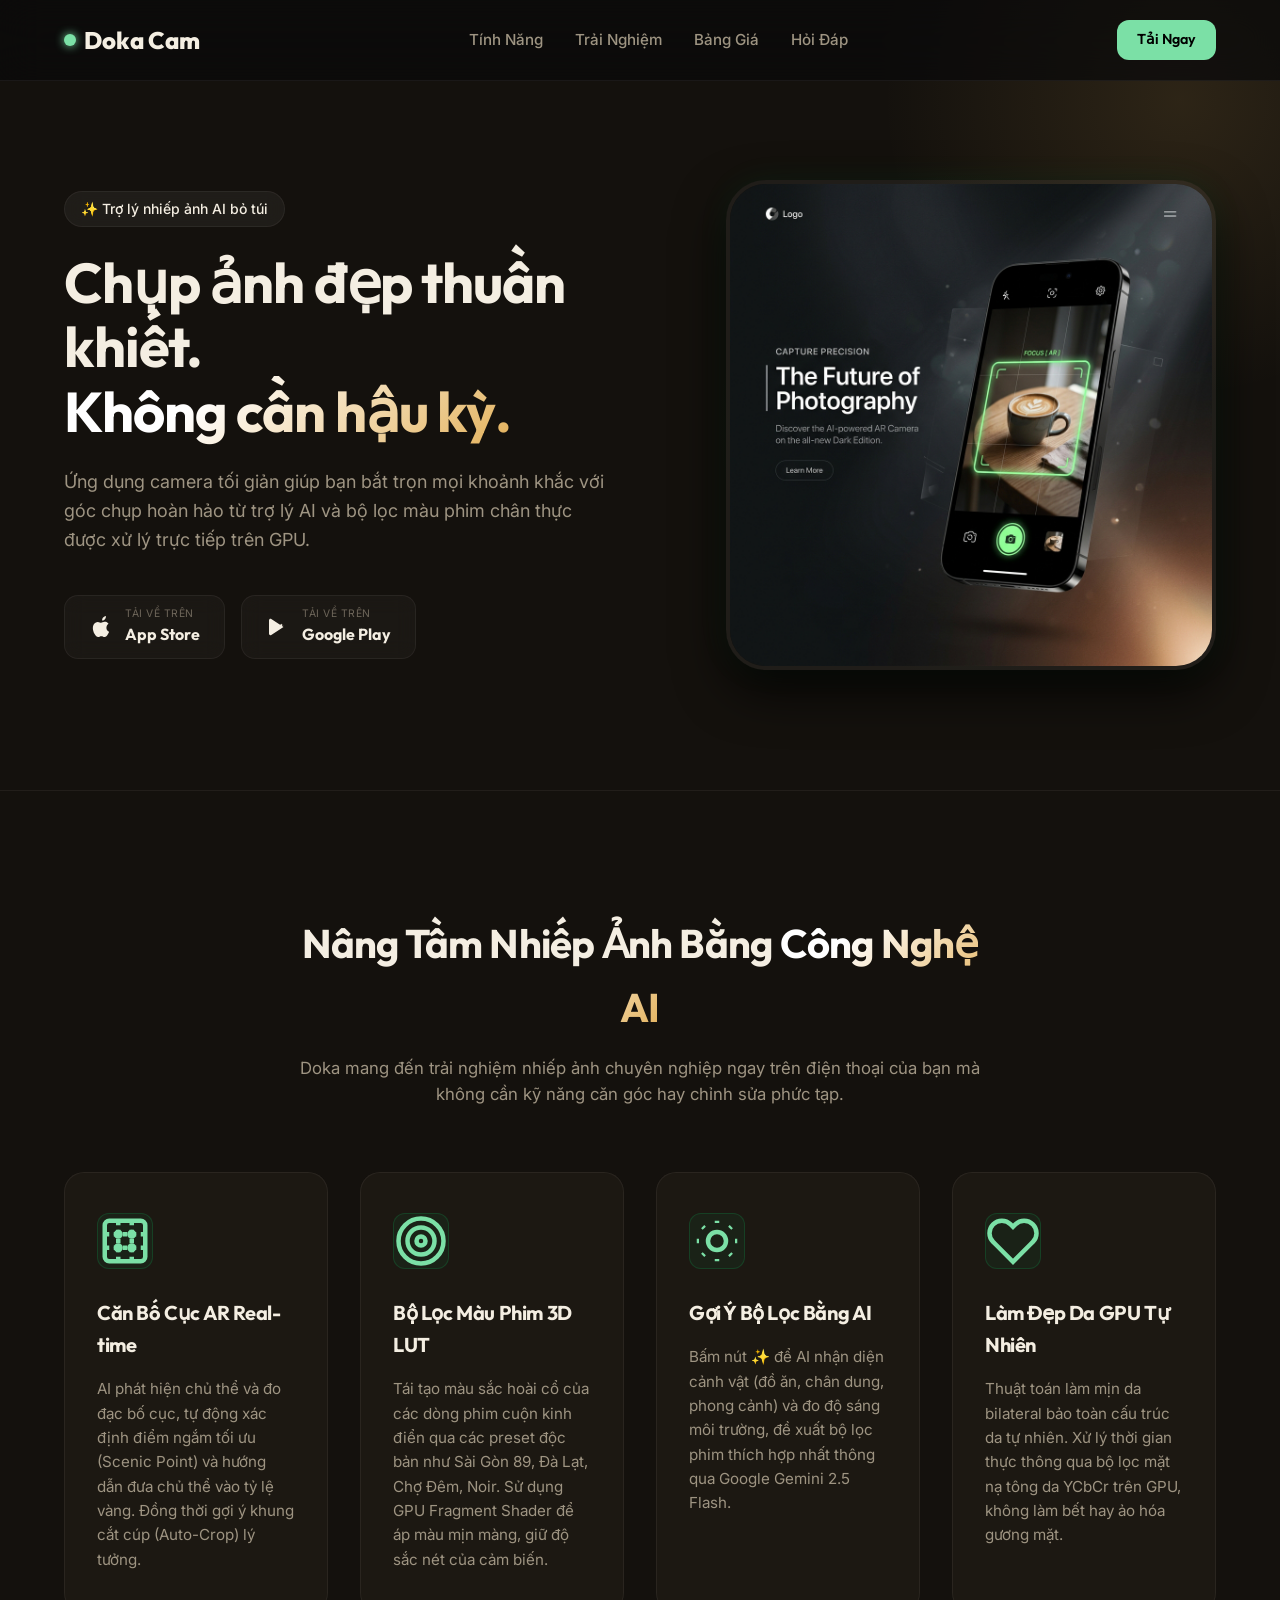
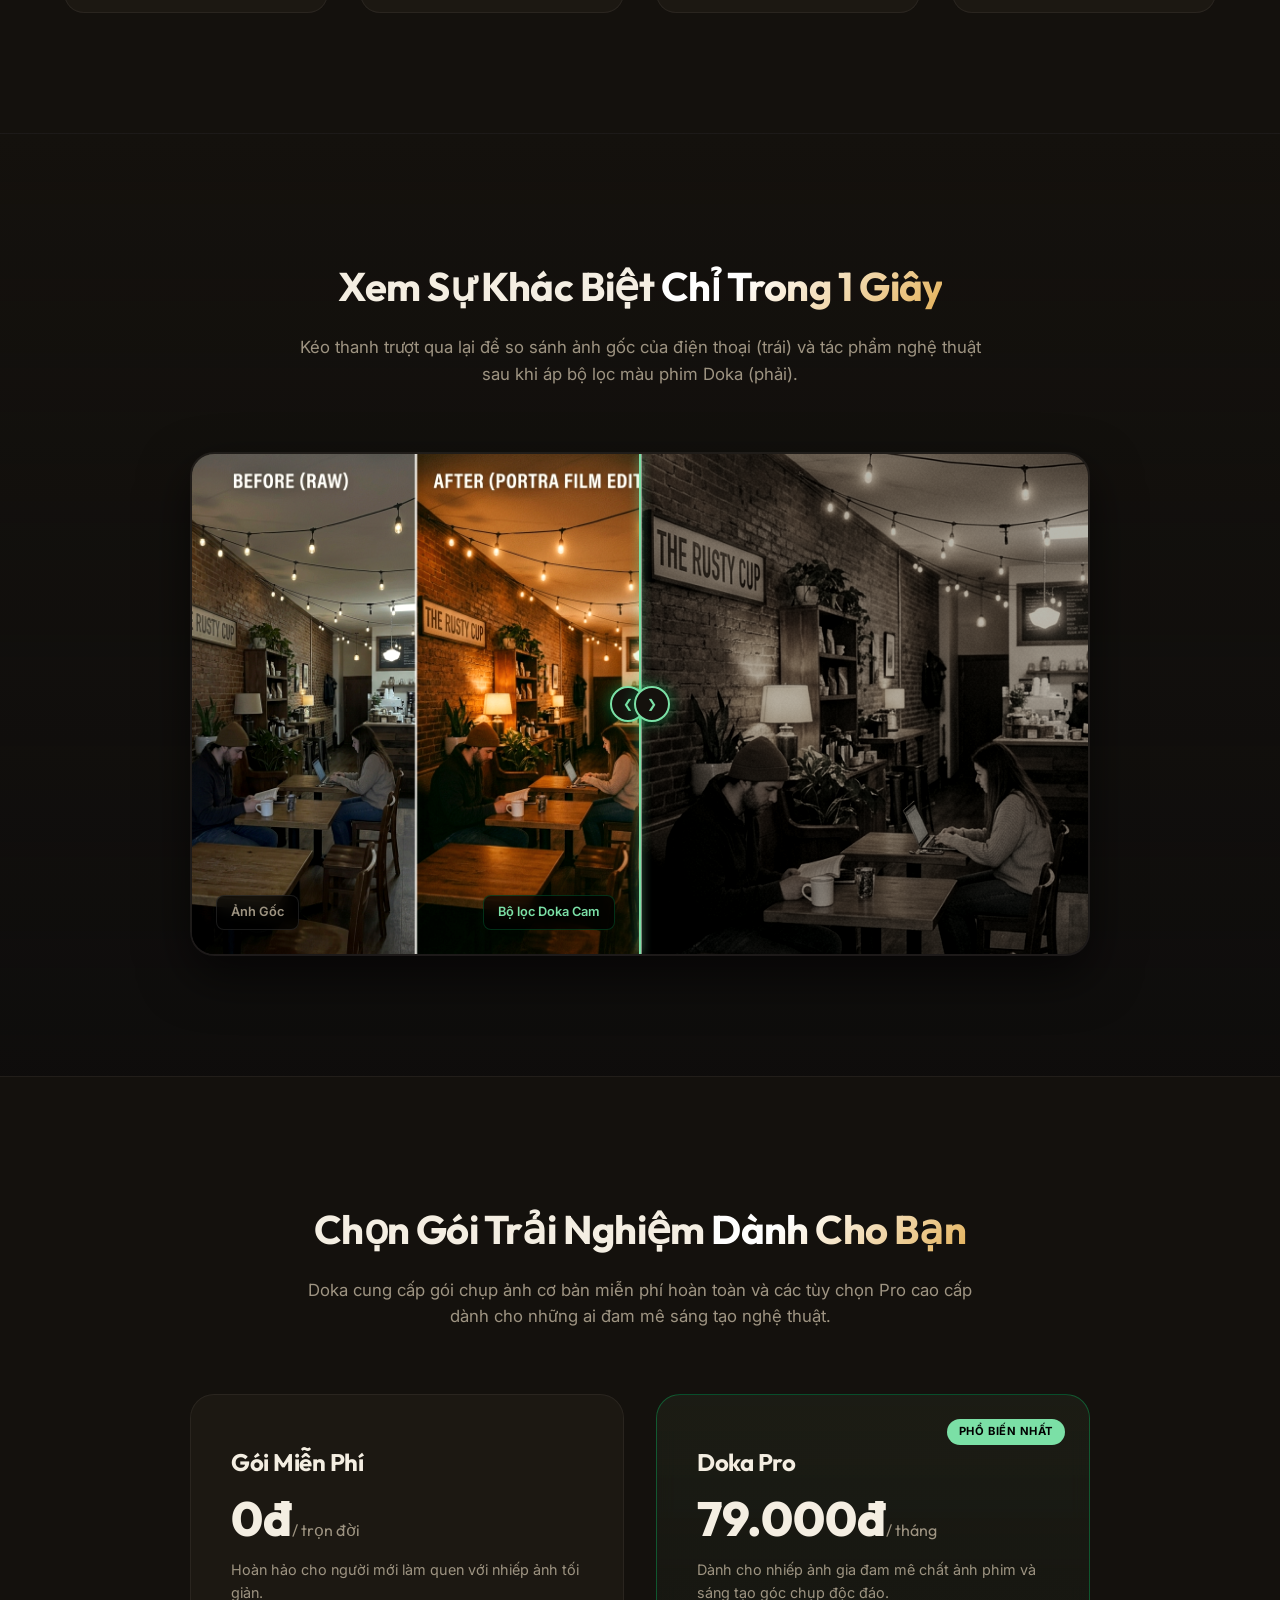
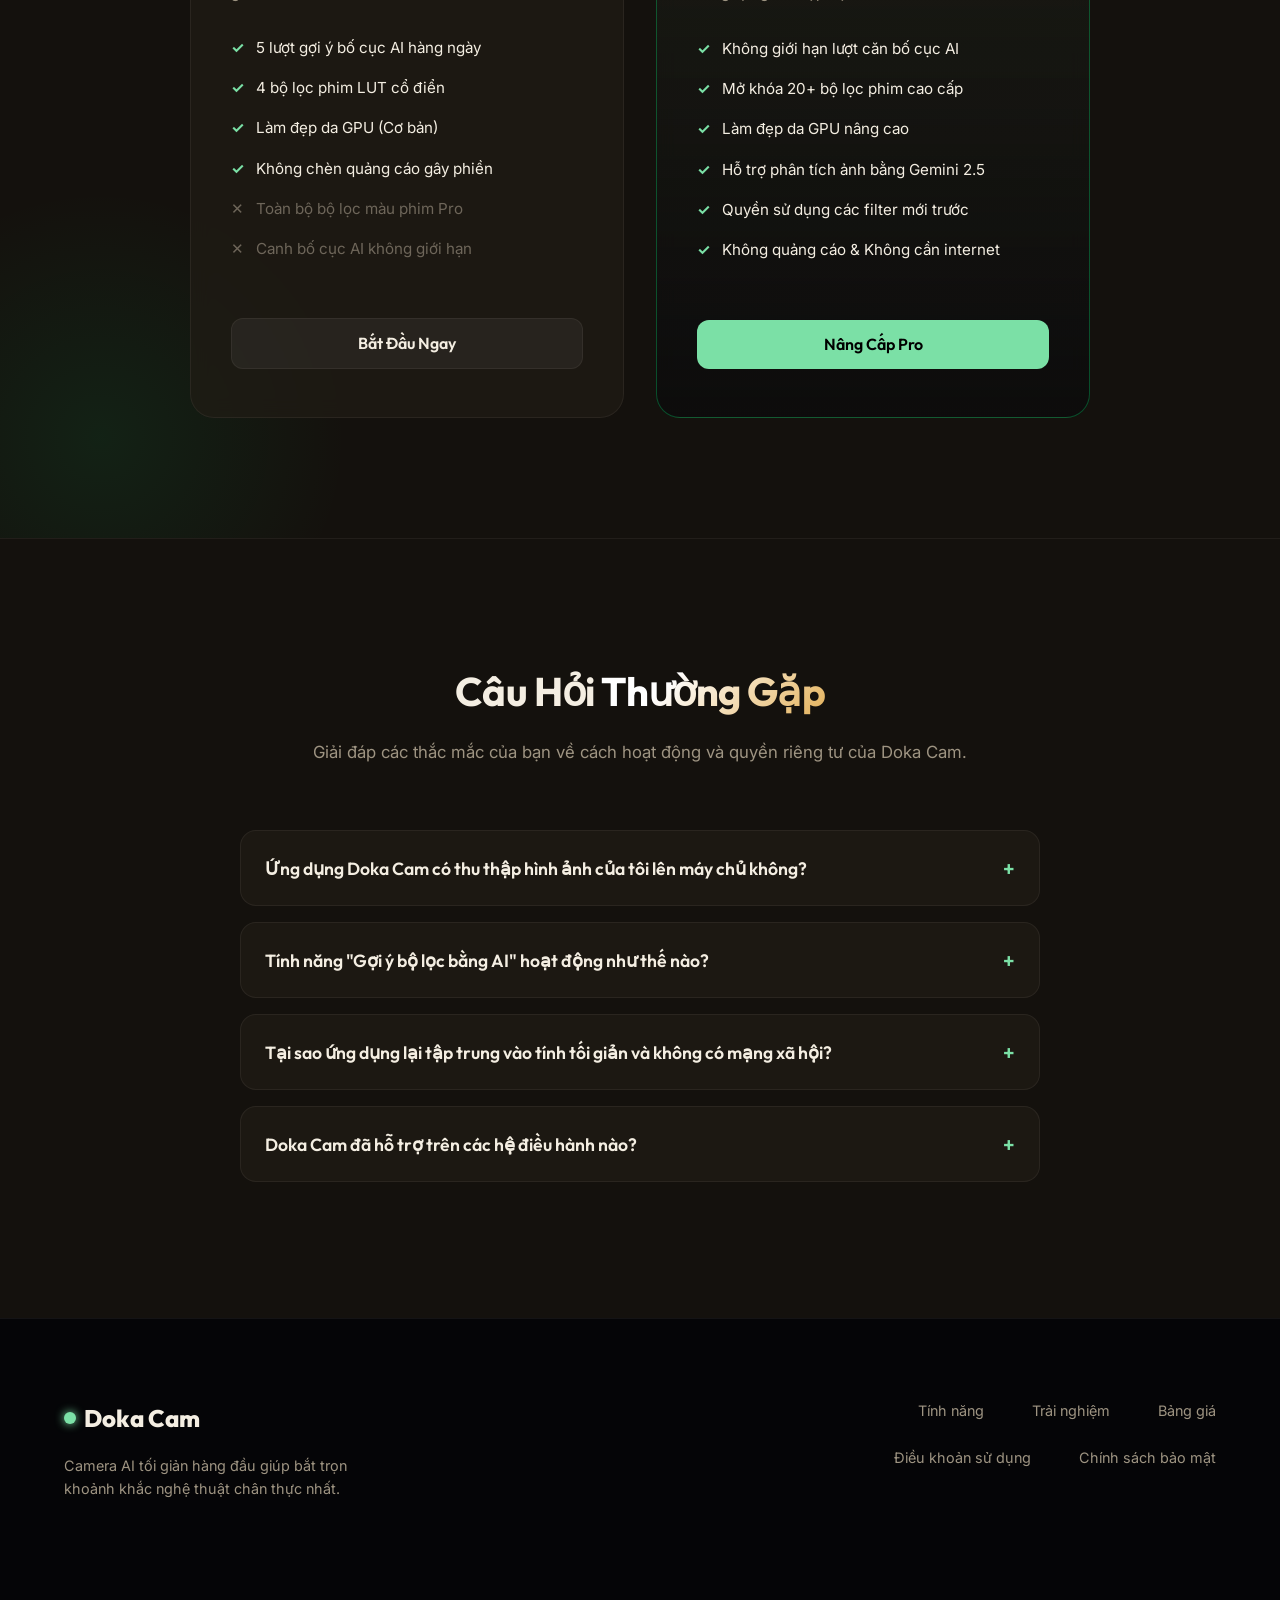
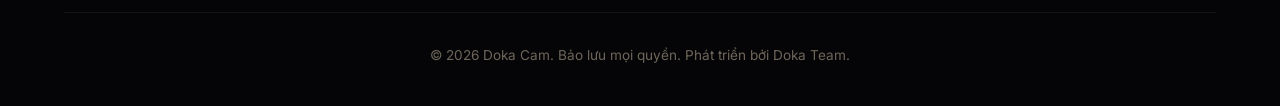
<file: landing-page/index.html>
<!DOCTYPE html>
<html lang="vi">
<head>
    <meta charset="UTF-8">
    <meta name="viewport" content="width=device-width, initial-scale=1.0">
    <meta name="description" content="Doka Cam - Ứng dụng chụp ảnh tối giản tích hợp AI căn bố cục thời gian thực và bộ lọc màu phim chân thực. Chụp ảnh đẹp ngay lập tức không cần hậu kỳ phức tạp.">
    <meta name="keywords" content="doka cam, camera ai, app chup anh dep, bo loc mau phim, can bo cuc thong minh, flutter camera app">
    <meta name="author" content="Doka Team">
    <meta property="og:title" content="Doka Cam - Camera AI Tối Giản & Nghệ Thuật">
    <meta property="og:description" content="Chụp ảnh đẹp thuần khiết với AI căn bố cục thời gian thực và bộ lọc màu phim độc bản.">
    <meta property="og:image" content="assets/hero_mockup.png">
    <meta property="og:type" content="website">
    <title>Doka Cam - Camera AI Tối Giản & Bộ Lọc Phim Chân Thực</title>
    
    <!-- Google Fonts -->
    <link rel="preconnect" href="https://fonts.googleapis.com">
    <link rel="preconnect" href="https://fonts.gstatic.com" crossorigin>
    <link href="https://fonts.googleapis.com/css2?family=Inter:wght@300;400;500;600;700&family=Outfit:wght@400;600;700;800&display=swap" rel="stylesheet">
    
    <!-- Custom CSS -->
    <link rel="stylesheet" href="style.css">
</head>
<body>

    <!-- Header Navigation -->
    <header class="header">
        <div class="container header-container">
            <a href="#" class="logo" id="nav-logo">
                <span class="logo-dot"></span>Doka Cam
            </a>
            <nav class="nav-menu" id="nav-menu">
                <a href="#features" class="nav-link">Tính Năng</a>
                <a href="#interactive-demo" class="nav-link">Trải Nghiệm</a>
                <a href="#pricing" class="nav-link">Bảng Giá</a>
                <a href="#faqs" class="nav-link">Hỏi Đáp</a>
            </nav>
            <a href="#download" class="btn btn-primary btn-header" id="header-cta">Tải Ngay</a>
            <button class="menu-toggle" id="menu-toggle" aria-label="Toggle navigation">
                <span></span>
                <span></span>
                <span></span>
            </button>
        </div>
    </header>

    <main>
        <!-- Hero Section -->
        <section class="hero-section" id="hero">
            <div class="hero-bg-glow"></div>
            <div class="container hero-container">
                <div class="hero-content">
                    <div class="badge">✨ Trợ lý nhiếp ảnh AI bỏ túi</div>
                    <h1 class="hero-title">Chụp ảnh đẹp thuần khiết.<br><span class="text-gradient">Không cần hậu kỳ.</span></h1>
                    <p class="hero-subtitle">Ứng dụng camera tối giản giúp bạn bắt trọn mọi khoảnh khắc với góc chụp hoàn hảo từ trợ lý AI và bộ lọc màu phim chân thực được xử lý trực tiếp trên GPU.</p>
                    
                    <div class="hero-cta" id="download">
                        <a href="#" class="store-btn" id="btn-appstore">
                            <svg class="store-icon" viewBox="0 0 24 24" fill="currentColor">
                                <path d="M18.71 19.5c-.83 1.24-1.71 2.45-3.05 2.47-1.34.03-1.77-.79-3.29-.79-1.53 0-2 .77-3.27.82-1.31.05-2.3-1.32-3.14-2.53C4.25 17 2.94 12.45 4.7 9.39c.87-1.52 2.43-2.48 4.12-2.51 1.28-.02 2.5.87 3.29.87.78 0 2.26-1.07 3.81-.91.65.03 2.47.26 3.64 1.98-.09.06-2.17 1.28-2.15 3.81.03 3.02 2.65 4.03 2.68 4.04-.03.07-.42 1.44-1.38 2.83M15.97 4.17c.66-.81 1.11-1.93.99-3.06-1 .04-2.1.67-2.82 1.49-.6.69-1.12 1.83-1 2.96 1.08.08 2.12-.58 2.83-1.39z"/>
                            </svg>
                            <div class="store-text">
                                <span class="store-subtext">Tải về trên</span>
                                <span class="store-title">App Store</span>
                            </div>
                        </a>
                        <a href="#" class="store-btn" id="btn-googleplay">
                            <svg class="store-icon" viewBox="0 0 24 24" fill="currentColor">
                                <path d="M3 5.27v13.46c0 .82.68 1.47 1.47 1.47.29 0 .56-.08.81-.24L17.5 12 5.28 4.03c-.25-.16-.52-.24-.81-.24-.79 0-1.47.65-1.47 1.48m15.55 5.61l-3.23-2.1L4.6 19.8l10.72-6.92c1.4-1 1.4-2.9 0-3.9"/>
                            </svg>
                            <div class="store-text">
                                <span class="store-subtext">Tải về trên</span>
                                <span class="store-title">Google Play</span>
                            </div>
                        </a>
                    </div>
                </div>
                <div class="hero-image-wrapper">
                    <div class="phone-frame-glow"></div>
                    <img src="assets/hero_mockup.png" alt="Doka App Giao diện Camera AI" class="hero-mockup-img" id="hero-mockup-img">
                </div>
            </div>
        </section>

        <!-- Core Features Section -->
        <section class="features-section" id="features">
            <div class="container">
                <div class="section-header">
                    <h2 class="section-title">Nâng Tầm Nhiếp Ảnh Bằng <span class="text-gradient">Công Nghệ AI</span></h2>
                    <p class="section-subtitle">Doka mang đến trải nghiệm nhiếp ảnh chuyên nghiệp ngay trên điện thoại của bạn mà không cần kỹ năng căn góc hay chỉnh sửa phức tạp.</p>
                </div>
                
                <div class="features-grid">
                    <!-- Feature 1 -->
                    <div class="feature-card" id="feat-composition">
                        <div class="feature-icon">
                            <svg viewBox="0 0 24 24" fill="none" stroke="currentColor" stroke-width="2">
                                <rect x="3" y="3" width="18" height="18" rx="2" />
                                <path d="M9 3v18M15 3v18M3 9h18M3 15h18" stroke-dasharray="2 2" />
                                <circle cx="9" cy="9" r="1" fill="currentColor" />
                                <circle cx="15" cy="9" r="1" fill="currentColor" />
                                <circle cx="9" cy="15" r="1" fill="currentColor" />
                                <circle cx="15" cy="15" r="1" fill="currentColor" />
                            </svg>
                        </div>
                        <h3 class="feature-card-title">Căn Bố Cục AR Real-time</h3>
                        <p class="feature-card-desc">AI phát hiện chủ thể và đo đạc bố cục, tự động xác định điểm ngắm tối ưu (Scenic Point) và hướng dẫn đưa chủ thể vào tỷ lệ vàng. Đồng thời gợi ý khung cắt cúp (Auto-Crop) lý tưởng.</p>
                    </div>

                    <!-- Feature 2 -->
                    <div class="feature-card" id="feat-filters">
                        <div class="feature-icon">
                            <svg viewBox="0 0 24 24" fill="none" stroke="currentColor" stroke-width="2">
                                <path d="M12 22c5.523 0 10-4.477 10-10S17.523 2 12 2 2 6.477 2 12s4.477 10 10 10z"/>
                                <path d="M12 18a6 6 0 100-12 6 6 0 000 12z"/>
                                <path d="M12 14a2 2 0 100-4 2 2 0 000 4z"/>
                            </svg>
                        </div>
                        <h3 class="feature-card-title">Bộ Lọc Màu Phim 3D LUT</h3>
                        <p class="feature-card-desc">Tái tạo màu sắc hoài cổ của các dòng phim cuộn kinh điển qua các preset độc bản như Sài Gòn 89, Đà Lạt, Chợ Đêm, Noir. Sử dụng GPU Fragment Shader để áp màu mịn màng, giữ độ sắc nét của cảm biến.</p>
                    </div>

                    <!-- Feature 3 -->
                    <div class="feature-card" id="feat-ai-suggest">
                        <div class="feature-icon">
                            <svg viewBox="0 0 24 24" fill="none" stroke="currentColor" stroke-width="2">
                                <path d="M12 3v1m0 16v1m9-9h-1M4 12H3m15.364-6.364l-.707.707M6.343 17.657l-.707.707m0-12.728l.707.707m11.314 11.314l.707.707M12 8a4 4 0 100 8 4 4 0 000-8z"/>
                            </svg>
                        </div>
                        <h3 class="feature-card-title">Gợi Ý Bộ Lọc Bằng AI</h3>
                        <p class="feature-card-desc">Bấm nút ✨ để AI nhận diện cảnh vật (đồ ăn, chân dung, phong cảnh) và đo độ sáng môi trường, đề xuất bộ lọc phim thích hợp nhất thông qua Google Gemini 2.5 Flash.</p>
                    </div>

                    <!-- Feature 4 -->
                    <div class="feature-card" id="feat-beauty">
                        <div class="feature-icon">
                            <svg viewBox="0 0 24 24" fill="none" stroke="currentColor" stroke-width="2">
                                <path d="M20.84 4.61a5.5 5.5 0 00-7.78 0L12 5.67l-1.06-1.06a5.5 5.5 0 00-7.78 7.78l1.06 1.06L12 21.23l7.78-7.78 1.06-1.06a5.5 5.5 0 000-7.78z"/>
                            </svg>
                        </div>
                        <h3 class="feature-card-title">Làm Đẹp Da GPU Tự Nhiên</h3>
                        <p class="feature-card-desc">Thuật toán làm mịn da bilateral bảo toàn cấu trúc da tự nhiên. Xử lý thời gian thực thông qua bộ lọc mặt nạ tông da YCbCr trên GPU, không làm bết hay ảo hóa gương mặt.</p>
                    </div>
                </div>
            </div>
        </section>

        <!-- Interactive Before/After Section -->
        <section class="demo-section" id="interactive-demo">
            <div class="container">
                <div class="section-header">
                    <h2 class="section-title">Xem Sự Khác Biệt <span class="text-gradient">Chỉ Trong 1 Giây</span></h2>
                    <p class="section-subtitle">Kéo thanh trượt qua lại để so sánh ảnh gốc của điện thoại (trái) và tác phẩm nghệ thuật sau khi áp bộ lọc màu phim Doka (phải).</p>
                </div>
                
                <div class="slider-wrapper" id="before-after-slider">
                    <div class="slider-container">
                        <!-- Before Image (Original) -->
                        <div class="image-before">
                            <img src="assets/filter_comparison.png" alt="Ảnh gốc chưa chỉnh sửa" id="img-before" loading="lazy">
                            <span class="label-badge label-before">Ảnh Gốc</span>
                        </div>
                        <!-- After Image (Filtered) -->
                        <div class="image-after">
                            <img src="assets/filter_comparison.png" alt="Ảnh sau khi qua bộ lọc Doka Cam" id="img-after" loading="lazy">
                            <span class="label-badge label-after">Bộ lọc Doka Cam</span>
                        </div>
                        <!-- Slider Control Handle -->
                        <div class="slider-handle" id="slider-handle">
                            <div class="slider-arrow left-arrow">&#10094;</div>
                            <div class="slider-line"></div>
                            <div class="slider-arrow right-arrow">&#10095;</div>
                        </div>
                    </div>
                </div>
            </div>
        </section>

        <!-- Pricing Section -->
        <section class="pricing-section" id="pricing">
            <div class="pricing-bg-glow"></div>
            <div class="container">
                <div class="section-header">
                    <h2 class="section-title">Chọn Gói Trải Nghiệm <span class="text-gradient">Dành Cho Bạn</span></h2>
                    <p class="section-subtitle">Doka cung cấp gói chụp ảnh cơ bản miễn phí hoàn toàn và các tùy chọn Pro cao cấp dành cho những ai đam mê sáng tạo nghệ thuật.</p>
                </div>
                
                <div class="pricing-grid">
                    <!-- Free Plan -->
                    <div class="pricing-card" id="price-free">
                        <div class="pricing-card-header">
                            <h3 class="plan-name">Gói Miễn Phí</h3>
                            <div class="plan-price">0đ<span class="plan-period">/ trọn đời</span></div>
                            <p class="plan-desc">Hoàn hảo cho người mới làm quen với nhiếp ảnh tối giản.</p>
                        </div>
                        <ul class="plan-features">
                            <li><span class="check-icon">✓</span> 5 lượt gợi ý bố cục AI hàng ngày</li>
                            <li><span class="check-icon">✓</span> 4 bộ lọc phim LUT cổ điển</li>
                            <li><span class="check-icon">✓</span> Làm đẹp da GPU (Cơ bản)</li>
                            <li><span class="check-icon">✓</span> Không chèn quảng cáo gây phiền</li>
                            <li class="disabled"><span class="cross-icon">✕</span> Toàn bộ bộ lọc màu phim Pro</li>
                            <li class="disabled"><span class="cross-icon">✕</span> Canh bố cục AI không giới hạn</li>
                        </ul>
                        <a href="#download" class="btn btn-secondary plan-btn">Bắt Đầu Ngay</a>
                    </div>

                    <!-- Pro Plan -->
                    <div class="pricing-card pricing-pro" id="price-pro">
                        <div class="popular-tag">PHỔ BIẾN NHẤT</div>
                        <div class="pricing-card-header">
                            <h3 class="plan-name">Doka Pro</h3>
                            <div class="plan-price">79.000đ<span class="plan-period">/ tháng</span></div>
                            <p class="plan-desc">Dành cho nhiếp ảnh gia đam mê chất ảnh phim và sáng tạo góc chụp độc đáo.</p>
                        </div>
                        <ul class="plan-features">
                            <li><span class="check-icon">✓</span> Không giới hạn lượt căn bố cục AI</li>
                            <li><span class="check-icon">✓</span> Mở khóa 20+ bộ lọc phim cao cấp</li>
                            <li><span class="check-icon">✓</span> Làm đẹp da GPU nâng cao</li>
                            <li><span class="check-icon">✓</span> Hỗ trợ phân tích ảnh bằng Gemini 2.5</li>
                            <li><span class="check-icon">✓</span> Quyền sử dụng các filter mới trước</li>
                            <li><span class="check-icon">✓</span> Không quảng cáo & Không cần internet</li>
                        </ul>
                        <a href="#download" class="btn btn-primary plan-btn">Nâng Cấp Pro</a>
                    </div>
                </div>
            </div>
        </section>

        <!-- FAQs Section -->
        <section class="faqs-section" id="faqs">
            <div class="container">
                <div class="section-header">
                    <h2 class="section-title">Câu Hỏi <span class="text-gradient">Thường Gặp</span></h2>
                    <p class="section-subtitle">Giải đáp các thắc mắc của bạn về cách hoạt động và quyền riêng tư của Doka Cam.</p>
                </div>
                
                <div class="faqs-accordion" id="accordion">
                    <!-- FAQ 1 -->
                    <div class="accordion-item" id="faq-1">
                        <button class="accordion-header">
                            <span>Ứng dụng Doka Cam có thu thập hình ảnh của tôi lên máy chủ không?</span>
                            <span class="accordion-icon">+</span>
                        </button>
                        <div class="accordion-content">
                            <p>Không. Doka Cam hoạt động dựa trên triết lý bảo vệ quyền riêng tư tuyệt đối. Toàn bộ thuật toán căn bố cục AR, nhận diện chủ thể và làm mịn da đều được xử lý on-device (trực tiếp trên thiết bị của bạn) thông qua ML Kit và GPU Shader. Hình ảnh của bạn chỉ được lưu trong thư viện cục bộ của máy.</p>
                        </div>
                    </div>

                    <!-- FAQ 2 -->
                    <div class="accordion-item" id="faq-2">
                        <button class="accordion-header">
                            <span>Tính năng "Gợi ý bộ lọc bằng AI" hoạt động như thế nào?</span>
                            <span class="accordion-icon">+</span>
                        </button>
                        <div class="accordion-content">
                            <p>Khi bạn nhấn vào biểu tượng ✨, Doka sẽ chụp nhanh một khung hình xem trước, sử dụng mô hình ML Kit cục bộ để phân loại bối cảnh (như đồ ăn, phong cảnh, chân dung) kết hợp đo cường độ ánh sáng. Nếu máy có kết nối internet và API Key được thiết lập, Doka có thể gửi ảnh lên Google Gemini 2.5 Flash để nhận được gợi ý tinh tế và chi tiết hơn.</p>
                        </div>
                    </div>

                    <!-- FAQ 3 -->
                    <div class="accordion-item" id="faq-3">
                        <button class="accordion-header">
                            <span>Tại sao ứng dụng lại tập trung vào tính tối giản và không có mạng xã hội?</span>
                            <span class="accordion-icon">+</span>
                        </button>
                        <div class="accordion-content">
                            <p>Chúng tôi muốn mang lại trải nghiệm nhiếp ảnh thuần khiết nhất. Không bảng tin, không nút thích, không thông báo đẩy gây phiền nhiễu. Doka Cam chỉ tập trung duy nhất vào một việc: giúp bạn lưu giữ khoảnh khắc một cách đẹp đẽ và nhanh chóng nhất có thể.</p>
                        </div>
                    </div>

                    <!-- FAQ 4 -->
                    <div class="accordion-item" id="faq-4">
                        <button class="accordion-header">
                            <span>Doka Cam đã hỗ trợ trên các hệ điều hành nào?</span>
                            <span class="accordion-icon">+</span>
                        </button>
                        <div class="accordion-content">
                            <p>Ứng dụng được phát triển bằng Flutter và hỗ trợ hoàn hảo trên cả hai nền tảng Android (phiên bản Android 8.0 trở lên) và iOS (phiên bản iOS 13.0 trở lên).</p>
                        </div>
                    </div>
                </div>
            </div>
        </section>
    </main>

    <!-- Footer -->
    <footer class="footer">
        <div class="container footer-container">
            <div class="footer-brand">
                <a href="#" class="logo footer-logo">
                    <span class="logo-dot"></span>Doka Cam
                </a>
                <p class="footer-desc">Camera AI tối giản hàng đầu giúp bắt trọn khoảnh khắc nghệ thuật chân thực nhất.</p>
            </div>
            <div class="footer-links">
                <a href="#features">Tính năng</a>
                <a href="#interactive-demo">Trải nghiệm</a>
                <a href="#pricing">Bảng giá</a>
                <a href="#">Điều khoản sử dụng</a>
                <a href="#">Chính sách bảo mật</a>
            </div>
            <div class="footer-bottom">
                <p>&copy; 2026 Doka Cam. Bảo lưu mọi quyền. Phát triển bởi Doka Team.</p>
            </div>
        </div>
    </footer>

    <!-- Custom JS -->
    <script src="main.js"></script>
</body>
</html>
</file>
<file: landing-page/style.css>
/* ==========================================================================
   DOKA CAM LANDING PAGE STYLESHEET
   Style System: Premium Dark Mode & Glassmorphism
   ========================================================================== */

/* --- Custom Variables & Tokens --- */
:root {
    --font-primary: 'Inter', sans-serif;
    --font-heading: 'Outfit', sans-serif;

    /* Color Palette - Aligned with Flutter Doka App theme.dart */
    --bg-dark-pure: #14110D; /* DokaColors.body - warm dark charcoal */
    --bg-dark-card: rgba(33, 28, 21, 0.72); /* DokaColors.surface with transparency */
    --bg-dark-card-hover: rgba(44, 38, 29, 0.82); /* DokaColors.surfaceHigh with transparency */
    
    --text-primary: #F4EEE2; /* DokaColors.ink - warm cream */
    --text-secondary: #9E9482; /* DokaColors.inkMuted - warm gray */
    --text-muted: #6E665A; /* DokaColors.inkFaint - faint brown */
    
    --accent-green: #7BE0A6; /* DokaColors.level - mint green for balance/grid */
    --accent-green-rgb: 123, 224, 166;
    --accent-gold: #E3B15A; /* DokaColors.brass - gold/brass accent */
    --accent-gold-rgb: 227, 177, 90;
    
    /* Borders & Glows */
    --border-glow: rgba(244, 238, 226, 0.06);
    --border-glow-hover: rgba(244, 238, 226, 0.12);
    --green-glow: rgba(123, 224, 166, 0.25);
    --glow-bg: radial-gradient(circle, rgba(227, 177, 90, 0.12) 0%, rgba(20, 17, 13, 0) 70%);

    /* Transitions & Physics */
    --transition-smooth: all 0.4s cubic-bezier(0.16, 1, 0.3, 1);
    --transition-snappy: all 0.2s cubic-bezier(0.4, 0, 0.2, 1);
}

/* --- Base & Reset --- */
*, *::before, *::after {
    box-sizing: border-box;
    margin: 0;
    padding: 0;
}

html {
    scroll-behavior: smooth;
    font-size: 16px;
    background-color: var(--bg-dark-pure);
    color: var(--text-primary);
    overflow-x: hidden;
}

body {
    font-family: var(--font-primary);
    line-height: 1.6;
    -webkit-font-smoothing: antialiased;
}

img {
    max-width: 100%;
    height: auto;
    display: block;
}

a {
    color: inherit;
    text-decoration: none;
}

.container {
    width: 100%;
    max-width: 1200px;
    margin: 0 auto;
    padding: 0 24px;
}

/* --- Typography --- */
h1, h2, h3, h4 {
    font-family: var(--font-heading);
    font-weight: 700;
    letter-spacing: -0.02em;
}

.text-gradient {
    background: linear-gradient(135deg, #ffffff 30%, var(--accent-gold) 100%);
    -webkit-background-clip: text;
    -webkit-text-fill-color: transparent;
}

/* --- Badge & Buttons --- */
.badge {
    display: inline-block;
    padding: 6px 16px;
    background: rgba(255, 255, 255, 0.05);
    border: 1px solid var(--border-glow);
    border-radius: 100px;
    font-size: 0.875rem;
    font-weight: 500;
    color: var(--text-primary);
    margin-bottom: 24px;
    backdrop-filter: blur(10px);
}

.btn {
    display: inline-flex;
    align-items: center;
    justify-content: center;
    padding: 12px 28px;
    font-family: var(--font-heading);
    font-weight: 600;
    font-size: 1rem;
    border-radius: 12px;
    cursor: pointer;
    transition: var(--transition-smooth);
}

.btn-primary {
    background: var(--accent-green);
    color: #000;
    border: none;
}

.btn-primary:hover {
    transform: translateY(-2px);
    box-shadow: 0 8px 24px rgba(0, 230, 118, 0.3);
    background: #00ff88;
}

.btn-secondary {
    background: rgba(255, 255, 255, 0.05);
    color: var(--text-primary);
    border: 1px solid var(--border-glow);
}

.btn-secondary:hover {
    transform: translateY(-2px);
    background: rgba(255, 255, 255, 0.1);
    border-color: rgba(255, 255, 255, 0.2);
}

/* --- Header --- */
.header {
    position: fixed;
    top: 0;
    left: 0;
    width: 100%;
    z-index: 1000;
    background: rgba(9, 9, 11, 0.7);
    backdrop-filter: blur(20px);
    -webkit-backdrop-filter: blur(20px);
    border-bottom: 1px solid var(--border-glow);
    transition: var(--transition-smooth);
}

.header-container {
    height: 80px;
    display: flex;
    align-items: center;
    justify-content: space-between;
}

.logo {
    font-family: var(--font-heading);
    font-weight: 800;
    font-size: 1.5rem;
    display: flex;
    align-items: center;
    gap: 8px;
}

.logo-dot {
    width: 12px;
    height: 12px;
    background-color: var(--accent-green);
    border-radius: 50%;
    box-shadow: 0 0 10px var(--accent-green);
}

.nav-menu {
    display: flex;
    gap: 32px;
}

.nav-link {
    font-size: 0.95rem;
    font-weight: 500;
    color: var(--text-secondary);
    transition: var(--transition-snappy);
    position: relative;
    padding: 8px 0;
}

.nav-link::after {
    content: '';
    position: absolute;
    bottom: 0;
    left: 0;
    width: 0;
    height: 2px;
    background-color: var(--accent-green);
    transition: var(--transition-snappy);
}

.nav-link:hover {
    color: var(--text-primary);
}

.nav-link:hover::after {
    width: 100%;
}

.btn-header {
    padding: 8px 20px;
    font-size: 0.9rem;
}

.menu-toggle {
    display: none;
    flex-direction: column;
    gap: 6px;
    background: none;
    border: none;
    cursor: pointer;
    padding: 4px;
}

.menu-toggle span {
    width: 24px;
    height: 2px;
    background-color: var(--text-primary);
    transition: var(--transition-snappy);
}

/* --- Hero Section --- */
.hero-section {
    position: relative;
    padding-top: 180px;
    padding-bottom: 120px;
    overflow: hidden;
}

.hero-bg-glow {
    position: absolute;
    top: -200px;
    right: -200px;
    width: 600px;
    height: 600px;
    background: var(--glow-bg);
    pointer-events: none;
    z-index: 0;
}

.hero-container {
    display: grid;
    grid-template-columns: 1.1fr 0.9fr;
    gap: 64px;
    align-items: center;
    position: relative;
    z-index: 1;
}

.hero-title {
    font-size: 3.5rem;
    line-height: 1.15;
    margin-bottom: 24px;
}

.hero-subtitle {
    font-size: 1.125rem;
    color: var(--text-secondary);
    margin-bottom: 40px;
    max-width: 540px;
}

.hero-cta {
    display: flex;
    gap: 16px;
    flex-wrap: wrap;
}

.store-btn {
    display: inline-flex;
    align-items: center;
    gap: 12px;
    background: rgba(255, 255, 255, 0.03);
    border: 1px solid var(--border-glow);
    padding: 10px 24px;
    border-radius: 14px;
    transition: var(--transition-smooth);
    backdrop-filter: blur(10px);
}

.store-btn:hover {
    transform: translateY(-3px);
    background: rgba(255, 255, 255, 0.08);
    border-color: rgba(255, 255, 255, 0.15);
}

.store-icon {
    width: 24px;
    height: 24px;
}

.store-text {
    display: flex;
    flex-direction: column;
    align-items: flex-start;
}

.store-subtext {
    font-size: 0.65rem;
    color: var(--text-muted);
    text-transform: uppercase;
    letter-spacing: 0.05em;
}

.store-title {
    font-family: var(--font-heading);
    font-weight: 700;
    font-size: 1rem;
}

.hero-image-wrapper {
    position: relative;
    display: flex;
    justify-content: center;
}

.phone-frame-glow {
    position: absolute;
    top: 50%;
    left: 50%;
    transform: translate(-50%, -50%);
    width: 105%;
    height: 105%;
    background: radial-gradient(circle, rgba(0, 230, 118, 0.15) 0%, rgba(9, 9, 11, 0) 70%);
    z-index: -1;
}

.hero-mockup-img {
    border-radius: 40px;
    box-shadow: 0 20px 50px rgba(0,0,0,0.8), 0 0 30px rgba(0, 230, 118, 0.08);
    border: 4px solid rgba(255, 255, 255, 0.05);
    max-height: 580px;
    object-fit: cover;
    transition: var(--transition-smooth);
}

.hero-mockup-img:hover {
    transform: scale(1.02) rotate(-1deg);
}

/* --- Section Universal Headers --- */
.section-header {
    text-align: center;
    max-width: 700px;
    margin: 0 auto 64px auto;
}

.section-title {
    font-size: 2.5rem;
    margin-bottom: 16px;
}

.section-subtitle {
    font-size: 1.05rem;
    color: var(--text-secondary);
}

/* --- Features Section --- */
.features-section {
    padding: 120px 0;
    position: relative;
    border-top: 1px solid var(--border-glow);
}

.features-grid {
    display: grid;
    grid-template-columns: repeat(auto-fit, minmax(260px, 1fr));
    gap: 32px;
}

.feature-card {
    background: var(--bg-dark-card);
    border: 1px solid var(--border-glow);
    border-radius: 20px;
    padding: 40px 32px;
    transition: var(--transition-smooth);
    backdrop-filter: blur(10px);
}

.feature-card:hover {
    transform: translateY(-8px);
    background: var(--bg-dark-card-hover);
    border-color: rgba(0, 230, 118, 0.2);
    box-shadow: 0 12px 30px rgba(0, 0, 0, 0.4), 0 0 15px rgba(0, 230, 118, 0.05);
}

.feature-icon {
    width: 56px;
    height: 56px;
    background: rgba(0, 230, 118, 0.05);
    border: 1px solid rgba(0, 230, 118, 0.15);
    border-radius: 12px;
    display: flex;
    align-items: center;
    justify-content: center;
    margin-bottom: 28px;
    color: var(--accent-green);
    transition: var(--transition-smooth);
}

.feature-card:hover .feature-icon {
    background: var(--accent-green);
    color: #000;
    box-shadow: 0 0 15px var(--accent-green);
}

.feature-card-title {
    font-size: 1.25rem;
    margin-bottom: 16px;
}

.feature-card-desc {
    font-size: 0.95rem;
    color: var(--text-secondary);
}

/* --- Interactive Slider Section --- */
.demo-section {
    padding: 120px 0;
    border-top: 1px solid var(--border-glow);
    background: linear-gradient(180deg, var(--bg-dark-pure) 0%, rgba(9,9,11,0.5) 100%);
}

.slider-wrapper {
    max-width: 900px;
    margin: 0 auto;
    border-radius: 24px;
    overflow: hidden;
    box-shadow: 0 20px 50px rgba(0,0,0,0.6);
    border: 2px solid var(--border-glow);
}

.slider-container {
    position: relative;
    width: 100%;
    height: 500px;
    user-select: none;
    overflow: hidden;
}

.image-before, .image-after {
    position: absolute;
    top: 0;
    left: 0;
    width: 100%;
    height: 100%;
}

.image-before img, .image-after img {
    width: 100%;
    height: 100%;
    object-fit: cover;
}

/* Apply CSS filters dynamically to simulate Before/After */
.image-before img {
    filter: grayscale(80%) sepia(20%) brightness(0.7) contrast(1.1);
}

.image-after img {
    filter: saturate(1.15) contrast(1.05) sepia(5%);
}

.image-after {
    width: 50%; /* JS will update this width */
    border-right: 1px solid rgba(255,255,255,0.2);
    overflow: hidden;
    z-index: 2;
}

.label-badge {
    position: absolute;
    bottom: 24px;
    padding: 6px 14px;
    background: rgba(0, 0, 0, 0.7);
    backdrop-filter: blur(8px);
    border: 1px solid rgba(255, 255, 255, 0.1);
    font-size: 0.8rem;
    font-weight: 600;
    border-radius: 8px;
    z-index: 10;
}

.label-before {
    left: 24px;
    color: var(--text-secondary);
}

.label-after {
    right: 24px;
    color: var(--accent-green);
    border-color: rgba(0, 230, 118, 0.2);
}

.slider-handle {
    position: absolute;
    top: 0;
    left: 50%; /* JS will update this left position */
    width: 44px;
    height: 100%;
    transform: translateX(-50%);
    cursor: ew-resize;
    touch-action: none;
    z-index: 10;
    display: flex;
    align-items: center;
    justify-content: center;
}

.slider-line {
    width: 2px;
    height: 100%;
    background-color: var(--accent-green);
    box-shadow: 0 0 10px var(--accent-green);
}

.slider-arrow {
    position: absolute;
    width: 36px;
    height: 36px;
    background-color: var(--bg-dark-pure);
    border: 2px solid var(--accent-green);
    border-radius: 50%;
    color: var(--accent-green);
    display: flex;
    align-items: center;
    justify-content: center;
    font-size: 0.75rem;
    box-shadow: 0 0 15px rgba(0,230,118,0.4);
    pointer-events: none;
    transition: var(--transition-snappy);
}

.slider-handle:hover .slider-arrow {
    transform: scale(1.1);
    background-color: var(--accent-green);
    color: #000;
}

.left-arrow {
    transform: translateX(-12px);
}

.right-arrow {
    transform: translateX(12px);
}

/* --- Pricing Section --- */
.pricing-section {
    padding: 120px 0;
    position: relative;
    border-top: 1px solid var(--border-glow);
    overflow: hidden;
}

.pricing-bg-glow {
    position: absolute;
    bottom: -150px;
    left: -150px;
    width: 500px;
    height: 500px;
    background: radial-gradient(circle, rgba(0, 230, 118, 0.08) 0%, rgba(9,9,11,0) 70%);
    pointer-events: none;
}

.pricing-grid {
    display: grid;
    grid-template-columns: repeat(auto-fit, minmax(320px, 1fr));
    gap: 32px;
    max-width: 900px;
    margin: 0 auto;
}

.pricing-card {
    background: var(--bg-dark-card);
    border: 1px solid var(--border-glow);
    border-radius: 24px;
    padding: 48px 40px;
    position: relative;
    transition: var(--transition-smooth);
    display: flex;
    flex-direction: column;
    justify-content: space-between;
    backdrop-filter: blur(10px);
}

.pricing-card:hover {
    border-color: rgba(255, 255, 255, 0.15);
    transform: translateY(-4px);
}

.pricing-pro {
    border-color: rgba(0, 230, 118, 0.3);
    background: linear-gradient(180deg, rgba(0, 230, 118, 0.02) 0%, rgba(9,9,11,0.8) 100%), var(--bg-dark-card);
}

.pricing-pro:hover {
    border-color: var(--accent-green);
    box-shadow: 0 15px 40px rgba(0, 230, 118, 0.1);
}

.popular-tag {
    position: absolute;
    top: 24px;
    right: 24px;
    background: var(--accent-green);
    color: #000;
    font-size: 0.7rem;
    font-weight: 700;
    padding: 4px 12px;
    border-radius: 100px;
    letter-spacing: 0.05em;
}

.pricing-card-header {
    margin-bottom: 32px;
}

.plan-name {
    font-size: 1.5rem;
    margin-bottom: 12px;
}

.plan-price {
    font-family: var(--font-heading);
    font-size: 3rem;
    font-weight: 800;
    line-height: 1;
    margin-bottom: 16px;
}

.plan-period {
    font-size: 1rem;
    color: var(--text-secondary);
    font-weight: 400;
}

.plan-desc {
    font-size: 0.9rem;
    color: var(--text-secondary);
}

.plan-features {
    list-style: none;
    margin-bottom: 40px;
}

.plan-features li {
    font-size: 0.95rem;
    margin-bottom: 16px;
    display: flex;
    align-items: center;
    gap: 12px;
}

.plan-features li.disabled {
    color: var(--text-muted);
}

.check-icon {
    color: var(--accent-green);
    font-weight: 700;
}

.cross-icon {
    color: var(--text-muted);
}

.plan-btn {
    width: 100%;
}

/* --- FAQ Accordion --- */
.faqs-section {
    padding: 120px 0;
    border-top: 1px solid var(--border-glow);
}

.faqs-accordion {
    max-width: 800px;
    margin: 0 auto;
}

.accordion-item {
    background: var(--bg-dark-card);
    border: 1px solid var(--border-glow);
    border-radius: 16px;
    margin-bottom: 16px;
    overflow: hidden;
    transition: var(--transition-smooth);
}

.accordion-item:hover {
    border-color: rgba(255, 255, 255, 0.15);
}

.accordion-header {
    width: 100%;
    padding: 24px;
    background: none;
    border: none;
    color: var(--text-primary);
    font-family: var(--font-heading);
    font-weight: 600;
    font-size: 1.1rem;
    text-align: left;
    display: flex;
    justify-content: space-between;
    align-items: center;
    cursor: pointer;
}

.accordion-icon {
    font-size: 1.3rem;
    color: var(--accent-green);
    transition: var(--transition-smooth);
}

.accordion-content {
    max-height: 0;
    overflow: hidden;
    padding: 0 24px;
    color: var(--text-secondary);
    font-size: 0.95rem;
    transition: var(--transition-smooth);
}

.accordion-item.active .accordion-icon {
    transform: rotate(45deg);
    color: var(--text-muted);
}

.accordion-item.active .accordion-content {
    padding-bottom: 24px;
    max-height: 200px; /* arbitrary height to slide smoothly */
}

/* --- Footer --- */
.footer {
    background: #050507;
    border-top: 1px solid var(--border-glow);
    padding: 80px 0 40px 0;
}

.footer-container {
    display: grid;
    grid-template-columns: 1.5fr 1fr;
    gap: 64px;
}

.footer-brand {
    max-width: 320px;
}

.footer-logo {
    margin-bottom: 16px;
}

.footer-desc {
    font-size: 0.9rem;
    color: var(--text-secondary);
}

.footer-links {
    display: flex;
    flex-wrap: wrap;
    gap: 24px 48px;
    justify-content: flex-end;
    align-content: flex-start;
}

.footer-links a {
    font-size: 0.9rem;
    color: var(--text-secondary);
    transition: var(--transition-snappy);
}

.footer-links a:hover {
    color: var(--accent-green);
}

.footer-bottom {
    grid-column: span 2;
    border-top: 1px solid var(--border-glow);
    padding-top: 32px;
    margin-top: 48px;
    text-align: center;
    font-size: 0.85rem;
    color: var(--text-muted);
}

/* --- Responsive Adjustments --- */
@media (max-width: 992px) {
    .hero-container {
        grid-template-columns: 1fr;
        text-align: center;
        gap: 48px;
    }
    
    .hero-content {
        display: flex;
        flex-direction: column;
        align-items: center;
    }
    
    .hero-title {
        font-size: 2.75rem;
    }
    
    .hero-subtitle {
        margin: 0 auto 32px auto;
    }
    
    .hero-cta {
        justify-content: center;
    }
    
    .footer-container {
        grid-template-columns: 1fr;
        gap: 40px;
        text-align: center;
    }
    
    .footer-brand {
        margin: 0 auto;
    }
    
    .footer-links {
        justify-content: center;
    }
    
    .footer-bottom {
        grid-column: 1;
    }
}

@media (max-width: 768px) {
    .menu-toggle {
        display: flex;
    }
    
    .nav-menu {
        position: fixed;
        top: 80px;
        left: -100%;
        width: 100%;
        height: calc(100vh - 80px);
        background: var(--bg-dark-pure);
        flex-direction: column;
        align-items: center;
        padding-top: 64px;
        transition: var(--transition-smooth);
        z-index: 99;
    }
    
    .nav-menu.active {
        left: 0;
    }
    
    .btn-header {
        display: none; /* hidden on mobile header, available in menu if needed */
    }
    
    .slider-container {
        height: 350px;
    }
}
</file>
